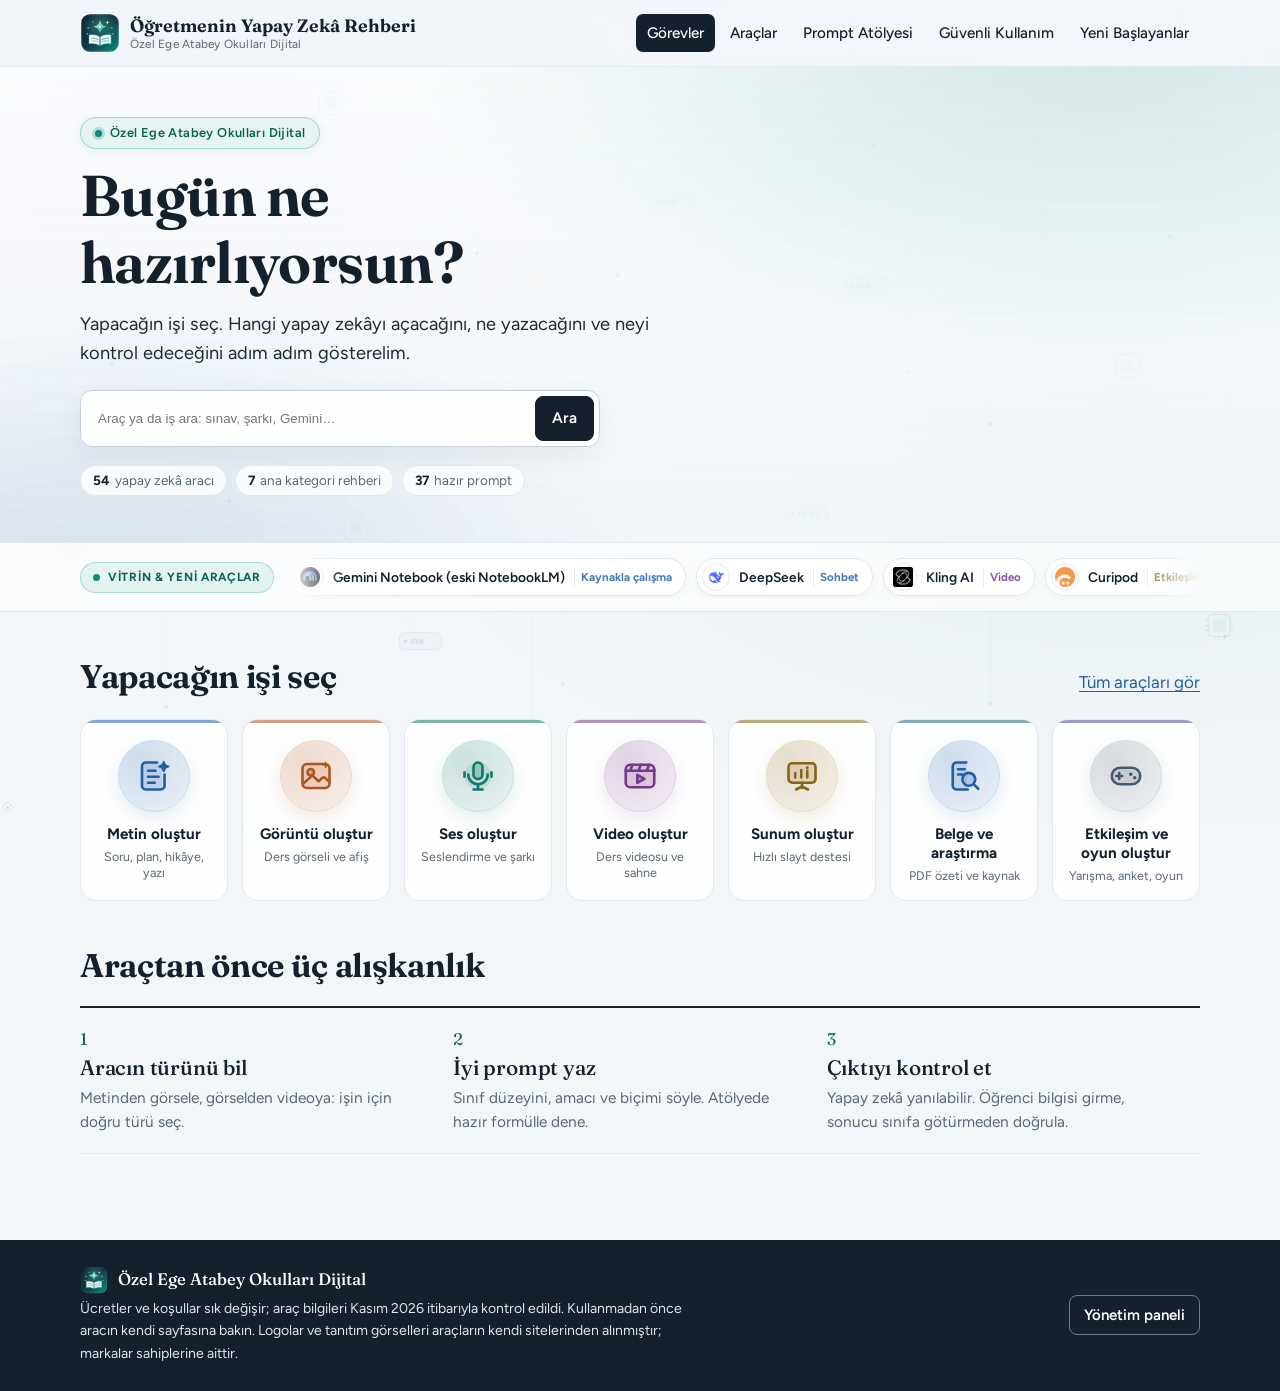
<file: index.html>
<!doctype html>
<html lang="tr">
<head>
  <meta charset="utf-8">
  <meta name="viewport" content="width=device-width, initial-scale=1">
  <title>Öğretmenin Yapay Zekâ Rehberi</title>
  <meta name="description" content="Öğretmenler için göreve göre yapay zekâ rehberi: doğru aracı seçin, hazır promptları kullanın, güvenli çalışın.">
  <meta name="theme-color" content="#0f8a7a">

  <!-- Sekme İkonları (Favicon, Yeni Sekme Paneli, Mobil Ana Ekran) -->
  <link rel="icon" type="image/svg+xml" href="assets/ikon.svg">
  <link rel="icon" type="image/png" sizes="32x32" href="assets/favicon-32.png">
  <link rel="icon" type="image/png" sizes="192x192" href="assets/favicon-192.png">
  <link rel="shortcut icon" href="favicon.ico">
  <link rel="apple-touch-icon" sizes="180x180" href="assets/apple-touch-icon.png">
  <link rel="manifest" href="site.webmanifest">

  <!-- WhatsApp, Telegram, Facebook, LinkedIn ve X (Twitter) Bağlantı Önizleme Banner'ı (1200x630) -->
  <meta property="og:type" content="website">
  <meta property="og:locale" content="tr_TR">
  <meta property="og:site_name" content="Özel Ege Atabey Okulları Dijital">
  <meta property="og:title" content="Öğretmenin Yapay Zekâ Rehberi">
  <meta property="og:description" content="Yapacağın işi seç; hangi yapay zekâyı açacağını, ne yazacağını ve hazır promptları adım adım gör.">
  <meta property="og:url" content="https://egitimdeyapayzeka-jet.vercel.app/">
  <meta property="og:image" content="https://egitimdeyapayzeka-jet.vercel.app/assets/og-banner.png">
  <meta property="og:image:secure_url" content="https://egitimdeyapayzeka-jet.vercel.app/assets/og-banner.png">
  <meta property="og:image:type" content="image/png">
  <meta property="og:image:width" content="1200">
  <meta property="og:image:height" content="630">
  <meta property="og:image:alt" content="Öğretmenin Yapay Zekâ Rehberi · Özel Ege Atabey Okulları Dijital">
  <meta name="twitter:card" content="summary_large_image">
  <meta name="twitter:title" content="Öğretmenin Yapay Zekâ Rehberi">
  <meta name="twitter:description" content="Yapacağın işi seç; hangi yapay zekâyı açacağını, ne yazacağını ve hazır promptları adım adım gör.">
  <meta name="twitter:image" content="https://egitimdeyapayzeka-jet.vercel.app/assets/og-banner.png">

  <link rel="preconnect" href="https://fonts.googleapis.com">
  <link rel="preconnect" href="https://fonts.gstatic.com" crossorigin>
  <link href="https://fonts.googleapis.com/css2?family=Figtree:wght@400;500;600;700&family=Fraunces:opsz,wght@9..144,500;9..144,650&display=swap" rel="stylesheet">
  <link rel="stylesheet" href="css/site.css?v=20261112b">
  <!-- Renkler ve yazı tipi: veri/tema.js (yönetim panelindeki Tema bölümünden değişir) -->
  <script src="veri/site.js?v=20261112b"></script>
  <script src="veri/tema.js?v=20261112b"></script>
  <script src="js/tema.js?v=20261112b"></script>
  <script src="js/ikonlar.js?v=20261112b"></script>
</head>
<body>
  <a class="atla" href="#ana">İçeriğe geç</a>

  <header class="ust">
    <div class="kap ust-ic">
      <a class="marka" href="#/" data-duzen="ust-marka" data-duzen-ad="Logo ve Kurum / Site Adı">
        <img id="marka-logo" class="marka-logo" src="assets/ikon.svg" alt="">
        <span class="marka-yazi">
          <strong id="marka-ad"></strong>
          <small id="marka-okul"></small>
        </span>
      </a>
      <button class="menu-dugme" type="button" aria-expanded="false" aria-controls="ana-menu">Menü</button>
      <nav id="ana-menu" class="menu" aria-label="Ana menü" data-duzen="ust-menu" data-duzen-ad="Üst Menü Bağlantıları">
        <a href="#/" data-nav="gorev">Görevler</a>
        <a href="#/araclar" data-nav="araclar">Araçlar</a>
        <a href="#/prompt" data-nav="prompt">Prompt Atölyesi</a>
        <a href="#/guvenli" data-nav="guvenli">Güvenli Kullanım</a>
        <a href="#/baslangic" data-nav="baslangic">Yeni Başlayanlar</a>
      </nav>
    </div>
  </header>

  <main id="ana" tabindex="-1"></main>

  <footer class="alt" data-duzen="alt-bilgi" data-duzen-ad="Alt Bilgi (Footer)">
    <div class="kap alt-ic">
      <div>
        <div class="alt-baslik-satir">
          <img id="alt-logo" class="alt-logo" src="assets/ikon.svg" alt="">
          <strong id="alt-okul"></strong>
        </div>
        <p id="alt-not"></p>
      </div>
      <a class="alt-ekle" href="yonetim.html">Yönetim paneli</a>
    </div>
  </footer>

  <div id="bildirim" class="bildirim" role="status" aria-live="polite"></div>

  <script src="veri/araclar.js?v=20261112b"></script>
  <script src="veri/gorseller.js?v=20261112b"></script>
  <script src="veri/gorevler.js?v=20261112b"></script>
  <script src="veri/rehber.js?v=20261112b"></script>
  <script src="js/app.js?v=20261112b"></script>
</body>
</html>
</file>
<file: css/site.css>
/* Öğretmenin Yapay Zekâ Rehberi: sakin, okunaklı bir okul teması.
   Renkleri değiştirmek için yalnızca aşağıdaki değişkenleri düzenlemen yeterli. */
:root {
  color-scheme: light;
  --kagit: #f3f6f9;
  --kart: #ffffff;
  --murekkep: #14202c;
  --soluk: #5a6775;
  --cizgi: #e1e8ef;
  --cizgi-koyu: #c5d0dc;
  --altin: #0f8a7a;
  --altin-koyu: #0a6256;
  --altin-acik: #e2f3f0;
  --kenar: #0f8a7a;
  --tahta: #152430;
  --tahta-yazi: #e9f0f5;
  --tahta-soluk: #9db1c0;
  --tebesir: #5fd3bd;

  --k-metin: #1f5fa8;
  --k-gorsel: #b0541f;
  --k-video: #76398a;
  --k-ses: #11796a;
  --k-egitim: #8a6414;
  --k-web20: #475a6b;

  --tehlike: #9c2f2b;
  --tehlike-acik: #fcecea;
  --basari: #11796a;

  --serif: "Fraunces", Georgia, "Times New Roman", serif;
  --sans: "Figtree", "Segoe UI", system-ui, -apple-system, sans-serif;
  --golge: 0 1px 2px rgba(20, 32, 44, .05), 0 8px 24px rgba(20, 32, 44, .07);
  --yaricap: 12px;
  --yazi-boyu: 17px;

  /* Koyu yüzeyler: düğme, alt bilgi, seçili menü. Koyu temada bunlar da değişir. */
  --koyu: #14202c;
  --koyu-yazi: #ffffff;
  --koyu-soluk: #dfe5ea;
  --pastel-yesil: #e4f2ea;
  --pastel-sari: #fdf3dc;
  --pastel-kirmizi: #f2e9e6;
}

* { box-sizing: border-box; }
[hidden] { display: none !important; }
html { scroll-behavior: smooth; -webkit-text-size-adjust: 100%; }
body {
  margin: 0;
  background:
    radial-gradient(1200px 600px at 15% 10%, color-mix(in srgb, var(--k-metin) 6%, transparent), transparent 70%),
    radial-gradient(1100px 620px at 88% 45%, color-mix(in srgb, var(--altin) 7%, transparent), transparent 70%),
    var(--kagit);
  background-attachment: fixed;
  color: var(--murekkep);
  font-family: var(--sans);
  font-size: var(--yazi-boyu, 17px);
  line-height: 1.6;
  min-height: 100vh;
  display: flex;
  flex-direction: column;
  position: relative;
}
.ai-evren {
  position: fixed;
  inset: 0;
  width: 100vw;
  height: 100vh;
  pointer-events: none;
  z-index: 0;
}
main, .alt { position: relative; z-index: 1; }
main { flex: 1; outline: none; }
h1, h2, h3 { font-family: var(--serif); font-weight: 650; line-height: 1.15; margin: 0; letter-spacing: -.01em; text-wrap: balance; }
h1 { font-size: clamp(2.1rem, 5.5vw, 3.6rem); }
h2 { font-size: clamp(1.5rem, 3vw, 2.05rem); }
h3 { font-size: 1.2rem; font-weight: 500; }
p { margin: 0 0 1em; }
a { color: var(--k-metin); text-underline-offset: 3px; }
ul, ol { margin: 0; padding-left: 1.25em; }
li { margin-bottom: .45em; }
li::marker { color: var(--soluk); }
:focus-visible { outline: 3px solid var(--k-metin); outline-offset: 2px; border-radius: 4px; }

.kap { width: min(1120px, 100% - 40px); margin-inline: auto; }
.dar { width: min(780px, 100%); }
.atla { position: absolute; left: -999px; top: 8px; background: var(--koyu); color: var(--koyu-yazi); padding: 8px 14px; border-radius: 6px; z-index: 20; }
.atla:focus { left: 12px; }

/* Üst menü */
.ust {
  background: color-mix(in srgb, var(--kagit) 80%, transparent);
  backdrop-filter: blur(14px);
  -webkit-backdrop-filter: blur(14px);
  border-bottom: 1px solid color-mix(in srgb, var(--cizgi) 85%, transparent);
  position: sticky; top: 0; z-index: 10;
}
.ust-ic { display: flex; align-items: center; gap: 24px; min-height: 66px; flex-wrap: wrap; }
.marka { display: flex; align-items: center; gap: 10px; text-decoration: none; color: inherit; margin-right: auto; padding: 8px 0; }
.marka-logo { width: 40px; height: 40px; object-fit: contain; border-radius: 9px; flex-shrink: 0; }
.alt-baslik-satir { display: flex; align-items: center; gap: 10px; margin-bottom: 4px; }
.alt-logo { width: 28px; height: 28px; object-fit: contain; border-radius: 7px; flex-shrink: 0; }
.marka-yazi { display: flex; flex-direction: column; line-height: 1.2; }
.marka-yazi strong { font-family: var(--serif); font-size: 1.12rem; font-weight: 650; }
.marka-yazi small { font-size: .74rem; color: var(--soluk); letter-spacing: .02em; }
.menu { display: flex; gap: 4px; }
.menu a { color: var(--murekkep); text-decoration: none; font-weight: 500; font-size: .95rem; padding: 7px 11px; border-radius: 7px; white-space: nowrap; transition: background-color .16s ease; }
.menu a:hover { background: var(--altin-acik); }
.menu a[aria-current="page"] { background: var(--koyu); color: var(--koyu-yazi); }
.menu-dugme { display: none; font: inherit; font-weight: 600; background: transparent; color: inherit; border: 1px solid var(--cizgi-koyu); border-radius: 7px; padding: 6px 12px; cursor: pointer; }

/* Kahraman alan ve 3B İnteraktif Slayt Vitrini */
.defter {
  position: relative;
  overflow: hidden;
  background:
    radial-gradient(960px 460px at 86% -8%, color-mix(in srgb, var(--altin) 18%, transparent), transparent 72%),
    radial-gradient(760px 420px at 8% 110%, color-mix(in srgb, var(--k-metin) 14%, transparent), transparent 72%),
    linear-gradient(180deg, color-mix(in srgb, var(--kart) 78%, transparent) 0%, color-mix(in srgb, var(--kagit) 65%, transparent) 100%);
  border-bottom: 1px solid var(--cizgi);
}
.defter-ic {
  padding: 50px 0 46px;
  position: relative;
  display: grid;
  grid-template-columns: minmax(0, 1.12fr) minmax(320px, .88fr);
  gap: 36px;
  align-items: center;
}
.defter-ic.tek-sutun {
  grid-template-columns: 1fr;
}
.cam-kapali .ust,
.cam-kapali .sekmeli-ic,
.cam-kapali .is-kart,
.cam-kapali .vitrin-slayt,
.cam-kapali .yeni-serit,
.cam-kapali .ara-form,
.cam-kapali .sayi-cip {
  backdrop-filter: none !important;
  -webkit-backdrop-filter: none !important;
}
.ust-etiket {
  display: inline-flex; align-items: center; gap: 8px;
  font-size: .8rem; font-weight: 600; color: var(--altin-koyu);
  letter-spacing: .03em; margin-bottom: 14px;
  background: color-mix(in srgb, var(--altin-acik) 85%, var(--kart));
  border: 1px solid color-mix(in srgb, var(--altin) 30%, transparent);
  border-radius: 99px; padding: 5px 14px;
  box-shadow: 0 2px 10px color-mix(in srgb, var(--altin) 10%, transparent);
}
.canli-nokta {
  width: 7px; height: 7px; border-radius: 50%; background: var(--altin);
  box-shadow: 0 0 0 3px color-mix(in srgb, var(--altin) 25%, transparent);
  animation: nabiz 2.4s ease-in-out infinite;
}
.defter h1 { max-width: 15ch; }
.defter .giris { font-size: 1.14rem; max-width: 52ch; margin: 14px 0 22px; color: color-mix(in srgb, var(--murekkep) 86%, var(--soluk)); }
.ara-form {
  display: flex; gap: 8px; max-width: 520px;
  background: color-mix(in srgb, var(--kart) 90%, transparent);
  backdrop-filter: blur(10px);
  padding: 5px;
  border-radius: 12px;
  border: 1.5px solid var(--cizgi-koyu);
  box-shadow: 0 10px 28px rgba(20, 32, 44, .06);
  transition: border-color .18s ease, box-shadow .18s ease;
}
.ara-form:focus-within {
  border-color: var(--altin);
  box-shadow: 0 12px 32px color-mix(in srgb, var(--altin) 15%, transparent);
}
.ara-form input {
  flex: 1; min-width: 0; border: 0 !important; background: transparent !important;
  padding: 8px 12px !important; outline: none !important;
}
.girdi {
  font: inherit; color: inherit; background: var(--kart);
  border: 1.5px solid var(--cizgi-koyu); border-radius: 8px; padding: 10px 14px; width: 100%;
}
.girdi:focus { border-color: var(--k-metin); outline: 2px solid color-mix(in srgb, var(--k-metin) 30%, transparent); }
.sayilar-kapsul { display: flex; flex-wrap: wrap; gap: 8px; margin-top: 18px; }
.sayi-cip {
  display: inline-flex; align-items: center; gap: 5px;
  font-size: .84rem; color: var(--soluk);
  background: color-mix(in srgb, var(--kart) 75%, transparent);
  border: 1px solid var(--cizgi);
  border-radius: 99px; padding: 4px 12px;
  backdrop-filter: blur(6px);
}
.sayi-cip b { color: var(--murekkep); font-weight: 700; }

/* Sağ taraftaki 3B Cam Vitrin Slaytı */
.vitrin-sahne {
  position: relative;
  display: flex; flex-direction: column; gap: 12px;
  user-select: none;
}
.vitrin-kartlar {
  position: relative;
  min-height: 292px;
  perspective: 1000px;
}
.vitrin-slayt {
  position: absolute; inset: 0;
  background: color-mix(in srgb, var(--kart) 88%, transparent);
  backdrop-filter: blur(16px);
  -webkit-backdrop-filter: blur(16px);
  border: 1px solid color-mix(in srgb, var(--altin) 26%, var(--cizgi));
  border-radius: 18px;
  padding: 20px 22px 18px;
  display: flex; flex-direction: column; gap: 11px;
  box-shadow:
    0 20px 45px rgba(20, 32, 44, .10),
    inset 0 1px 0 rgba(255, 255, 255, .45);
  opacity: 0;
  pointer-events: none;
  transform: translateY(14px) scale(.94);
  transition: transform .48s cubic-bezier(.2, .8, .2, 1), opacity .42s ease, border-color .3s ease;
  z-index: 1;
}
.vitrin-slayt.aktif {
  opacity: 1;
  pointer-events: auto;
  transform: translateY(0) scale(1);
  z-index: 3;
}
.vitrin-slayt.sonraki {
  opacity: .42;
  transform: translateY(12px) translateX(10px) scale(.95);
  z-index: 2;
  filter: blur(.5px);
}
.vitrin-slayt.onceki {
  opacity: 0;
  transform: translateY(-12px) scale(.95);
  z-index: 1;
}
.vitrin-ust {
  display: flex; align-items: center; gap: 8px;
  font-size: .72rem; font-weight: 700; letter-spacing: .05em;
}
.vitrin-cip {
  display: inline-flex; align-items: center; gap: 6px;
  color: var(--altin-koyu);
  background: var(--altin-acik);
  padding: 3px 9px; border-radius: 99px;
}
.vitrin-cip .nokta { width: 6px; height: 6px; border-radius: 50%; background: var(--altin); }
.vitrin-kat {
  color: var(--koyu-yazi); padding: 2px 8px; border-radius: 6px; font-size: .7rem;
}
.vitrin-no { margin-left: auto; color: var(--soluk); font-variant-numeric: tabular-nums; }
.vitrin-bas { display: flex; align-items: center; gap: 14px; }
.vitrin-bas .logo.buyuk { width: 54px; height: 54px; border-radius: 13px; padding: 7px; }
.vitrin-bas-yazi { min-width: 0; }
.vitrin-bas-yazi h3 { font-size: 1.32rem; margin: 0 0 5px; }
.vitrin-bas-yazi h3 a { color: var(--murekkep); text-decoration: none; }
.vitrin-bas-yazi h3 a:hover { color: var(--altin-koyu); }
.vitrin-ozet {
  margin: 0; font-size: .92rem; line-height: 1.45; color: var(--soluk);
  display: -webkit-box; -webkit-line-clamp: 2; -webkit-box-orient: vertical; overflow: hidden;
}
.vitrin-kutu {
  background: color-mix(in srgb, var(--altin-acik) 55%, var(--kart));
  border: 1px solid color-mix(in srgb, var(--altin) 22%, var(--cizgi));
  border-radius: 11px; padding: 9px 12px; margin-top: auto;
}
.vitrin-kutu-etiket {
  display: block; font-size: .72rem; font-weight: 700; color: var(--altin-koyu);
  text-transform: uppercase; letter-spacing: .04em; margin-bottom: 2px;
}
.vitrin-kutu p {
  margin: 0; font-size: .85rem; line-height: 1.38; color: var(--murekkep);
  display: -webkit-box; -webkit-line-clamp: 2; -webkit-box-orient: vertical; overflow: hidden;
}
.vitrin-alt {
  display: flex; align-items: center; justify-content: space-between; gap: 10px;
  padding-top: 4px;
}
.vitrin-bag {
  font-size: .88rem; font-weight: 700; color: var(--altin-koyu); text-decoration: none;
  display: inline-flex; align-items: center; gap: 5px;
}
.vitrin-bag:hover { text-decoration: underline; }
.vitrin-dis {
  font-size: .8rem; font-weight: 600; color: var(--soluk); text-decoration: none;
  padding: 3px 9px; border-radius: 6px; border: 1px solid var(--cizgi);
}
.vitrin-dis:hover { color: var(--murekkep); border-color: var(--cizgi-koyu); }
.vitrin-cubuk {
  display: flex; align-items: center; justify-content: center; gap: 10px;
  padding-top: 2px;
}
.vitrin-ok {
  width: 28px; height: 28px; border-radius: 50%;
  border: 1px solid var(--cizgi-koyu);
  background: color-mix(in srgb, var(--kart) 85%, transparent);
  color: var(--murekkep); font-size: 1.1rem; line-height: 1;
  display: grid; place-items: center; cursor: pointer;
  transition: background-color .16s ease, transform .16s ease;
}
.vitrin-ok:hover { background: var(--altin-acik); border-color: var(--altin); transform: scale(1.06); }
.vitrin-noktalar { display: flex; align-items: center; gap: 6px; }
.vitrin-nokta {
  width: 18px; height: 6px; border-radius: 99px; border: 0; padding: 0;
  background: var(--cizgi-koyu); cursor: pointer; overflow: hidden; position: relative;
  transition: width .28s ease, background-color .28s ease;
}
.vitrin-nokta.aktif { width: 38px; background: color-mix(in srgb, var(--altin) 25%, var(--cizgi)); }
.vitrin-dolum {
  position: absolute; inset: 0; width: 0%;
  background: var(--altin); border-radius: 99px;
}
.vitrin-nokta.aktif .vitrin-dolum {
  animation: slaytDolum 4.8s linear forwards;
}
.vitrin-sahne.duraklat .vitrin-nokta.aktif .vitrin-dolum {
  animation-play-state: paused;
}
@keyframes slaytDolum {
  from { width: 0%; }
  to { width: 100%; }
}

.bolum { padding: 46px 0; }
.bolum-bas { display: flex; flex-wrap: wrap; align-items: baseline; justify-content: space-between; gap: 6px 20px; margin-bottom: 22px; }
.bolum-bas p { margin: 0; color: var(--soluk); }
.bolum + .bolum { padding-top: 0; }

/* Düğmeler */
.dugme {
  display: inline-flex; align-items: center; justify-content: center; gap: 6px;
  font: inherit; font-weight: 600; font-size: .96rem; text-decoration: none; cursor: pointer;
  background: var(--koyu); color: var(--koyu-yazi); border: 1.5px solid var(--koyu); border-radius: 8px; padding: 9px 16px;
}
.dugme:hover { background: color-mix(in srgb, var(--koyu) 86%, var(--kart)); border-color: color-mix(in srgb, var(--koyu) 86%, var(--kart)); }
.dugme.ikincil { background: transparent; color: var(--murekkep); border-color: var(--cizgi-koyu); }
.dugme.ikincil:hover { background: var(--altin-acik); border-color: var(--altin-koyu); }

/* Ayraç sekmeli kart */
.gorev-izgara { display: grid; grid-template-columns: repeat(auto-fill, minmax(290px, 1fr)); gap: 30px 20px; }
.sekmeli { position: relative; display: block; text-decoration: none; color: inherit; margin-top: 18px; height: calc(100% - 18px); }
.sekme {
  position: absolute; left: 14px; top: -22px; height: 23px; padding: 2px 11px 0;
  border-radius: 7px 7px 0 0; color: var(--koyu-yazi); font-size: .75rem; font-weight: 600; letter-spacing: .02em; white-space: nowrap;
}
.sekmeli-ic {
  background: color-mix(in srgb, var(--kart) 86%, transparent);
  backdrop-filter: blur(8px);
  -webkit-backdrop-filter: blur(8px);
  border: 1px solid var(--cizgi); border-radius: var(--yaricap);
  padding: 16px 18px 15px; height: 100%; display: flex; flex-direction: column; transition: transform .14s ease, box-shadow .14s ease, border-color .14s ease;
}
a.sekmeli:hover .sekmeli-ic { transform: translateY(-2px); box-shadow: var(--golge); border-color: var(--cizgi-koyu); }
.sekmeli h3 { font-size: 1.24rem; margin-bottom: 5px; }
.sekmeli p { margin: 0 0 10px; color: var(--soluk); font-size: .94rem; line-height: 1.45; }
.sekmeli .kart-alt { margin-top: auto; font-size: .83rem; color: var(--soluk); display: flex; flex-wrap: wrap; gap: 4px 12px; }
.sekmeli .kart-alt b { color: var(--murekkep); font-weight: 600; }

.r-metin { background: var(--k-metin); } .y-metin { color: var(--k-metin); }
.r-gorsel { background: var(--k-gorsel); } .y-gorsel { color: var(--k-gorsel); }
.r-video { background: var(--k-video); } .y-video { color: var(--k-video); }
.r-ses { background: var(--k-ses); } .y-ses { color: var(--k-ses); }
.r-egitim { background: var(--k-egitim); } .y-egitim { color: var(--k-egitim); }
.r-web20 { background: var(--k-web20); } .y-web20 { color: var(--k-web20); }

/* Üç adım */
.uc-adim { display: grid; grid-template-columns: repeat(auto-fit, minmax(250px, 1fr)); gap: 0; border-top: 2px solid var(--murekkep); }
.uc-adim > a { display: block; text-decoration: none; color: inherit; padding: 18px 22px 18px 0; border-bottom: 1px solid var(--cizgi); }
.uc-adim > a:hover h3 { text-decoration: underline; text-underline-offset: 4px; }
.uc-adim .no { font-family: var(--serif); font-size: 1.05rem; color: var(--altin-koyu); }
.uc-adim h3 { margin: 2px 0 6px; font-size: 1.3rem; }
.uc-adim p { margin: 0; color: var(--soluk); font-size: .96rem; }

/* Rozet */
.rozetler { display: flex; flex-wrap: wrap; gap: 6px; }
.rozet { display: inline-block; font-size: .78rem; font-weight: 600; padding: 2px 9px; border-radius: 99px; border: 1px solid var(--cizgi-koyu); background: var(--kart); color: var(--murekkep); white-space: nowrap; }
.rozet.ucretsiz, .rozet.ogretmen { background: var(--pastel-yesil); border-color: color-mix(in srgb, var(--pastel-yesil) 70%, var(--murekkep)); color: color-mix(in srgb, var(--basari) 80%, var(--murekkep)); }
.rozet.kismen { background: var(--pastel-sari); border-color: color-mix(in srgb, var(--pastel-sari) 70%, var(--murekkep)); color: color-mix(in srgb, var(--k-egitim) 85%, var(--murekkep)); }
.rozet.ucretli { background: var(--pastel-kirmizi); border-color: color-mix(in srgb, var(--pastel-kirmizi) 70%, var(--murekkep)); color: color-mix(in srgb, var(--k-gorsel) 80%, var(--murekkep)); }
.rozet.yeni { background: var(--koyu); border-color: var(--koyu); color: var(--koyu-yazi); }

/* Araçlar */
.sayfa-bas { padding: 40px 0 8px; }
.sayfa-bas .giris { font-size: 1.1rem; max-width: 62ch; margin: 12px 0 0; }
.kirinti { font-size: .9rem; color: var(--soluk); margin-bottom: 12px; }
.kirinti a { color: var(--soluk); }
.filtre { display: grid; gap: 12px; margin: 22px 0 8px; }
.filtre .girdi { max-width: 460px; }
.cipler { display: flex; flex-wrap: wrap; gap: 6px; }
.cip { font: inherit; font-size: .9rem; font-weight: 500; background: transparent; color: var(--murekkep); border: 1.5px solid var(--cizgi-koyu); border-radius: 99px; padding: 4px 13px; cursor: pointer; }
.cip:hover { border-color: var(--murekkep); }
.cip[aria-pressed="true"] { background: var(--koyu); border-color: var(--koyu); color: var(--koyu-yazi); }
.sonuc-say { color: var(--soluk); font-size: .92rem; margin: 10px 0 0; }
.grup { margin-top: 30px; }
.grup-bas { display: flex; align-items: baseline; gap: 10px; flex-wrap: wrap; margin-bottom: 6px; }
.grup-bas h2 { font-size: 1.45rem; }
.grup-bas span { color: var(--soluk); font-size: .94rem; }
.arac-izgara { display: grid; grid-template-columns: repeat(auto-fill, minmax(290px, 1fr)); gap: 30px 18px; margin-top: 8px; }
.arac-izgara .sekmeli h3 { font-size: 1.16rem; }
.bos { padding: 34px 0; color: var(--soluk); }
.kapanan { margin-top: 44px; border: 1px solid var(--cizgi-koyu); border-radius: var(--yaricap); background: var(--kart); padding: 4px 18px; }
.kapanan summary { cursor: pointer; font-weight: 600; padding: 10px 0; }
.kapanan ul { list-style: none; padding: 0 0 12px; }
.kapanan li { padding: 8px 0; border-top: 1px solid var(--cizgi); margin: 0; font-size: .96rem; }

/* Araç ayrıntısı */
.iki-sutun { display: grid; grid-template-columns: minmax(0, 1fr) 300px; gap: 40px; align-items: start; padding: 26px 0 50px; }
.icerik > section + section { margin-top: 34px; }
.icerik h2 { font-size: 1.4rem; margin-bottom: 12px; }
.kunye { background: var(--kart); border: 1px solid var(--cizgi); border-radius: var(--yaricap); padding: 18px; position: sticky; top: 84px; }
.kunye dl { margin: 0 0 16px; }
.kunye dt { font-size: .78rem; color: var(--soluk); font-weight: 600; }
.kunye dd { margin: 0 0 11px; font-size: .95rem; line-height: 1.4; }
.kunye .dugme { width: 100%; }
.dikkat { background: var(--tehlike-acik); border-radius: var(--yaricap); padding: 13px 16px; color: color-mix(in srgb, var(--tehlike) 75%, var(--murekkep)); border-left: 4px solid var(--tehlike); }
.dikkat strong { display: block; margin-bottom: 2px; color: var(--tehlike); }
.not { background: var(--altin-acik); border-radius: var(--yaricap); padding: 13px 16px; color: var(--altin-koyu); }
.not strong { display: block; margin-bottom: 2px; }

/* Kara tahta: hazır prompt */
.tahta { background: var(--tahta); color: var(--tahta-yazi); border-radius: var(--yaricap); overflow: hidden; border: 1px solid color-mix(in srgb, var(--tahta) 80%, var(--tahta-yazi)); box-shadow: var(--golge); }
.tahta-bas { display: flex; align-items: center; justify-content: space-between; gap: 12px; padding: 9px 12px 9px 16px; border-bottom: 1px solid rgba(255, 255, 255, .12); }
.tahta-bas span { font-size: .84rem; color: var(--tahta-soluk); font-weight: 500; }
.tahta pre { margin: 0; padding: 14px 16px 16px; font-family: var(--sans); font-size: 1rem; line-height: 1.6; white-space: pre-wrap; overflow-wrap: anywhere; }
.tahta mark { background: rgba(95, 211, 189, .15); color: var(--tebesir); border-radius: 4px; padding: 0 3px; }
.kopyala { font: inherit; font-size: .86rem; font-weight: 600; background: var(--tebesir); color: color-mix(in srgb, var(--tebesir) 22%, #000); border: 0; border-radius: 7px; padding: 5px 12px; cursor: pointer; flex-shrink: 0; }
.kopyala:hover { background: color-mix(in srgb, var(--tebesir) 80%, #fff); }
.kopyala:focus-visible { outline-color: #fff; }
.alt-not { font-size: .9rem; color: var(--soluk); margin: 8px 0 0; }

/* Görev sayfası */
.tercih { list-style: none; padding: 0; display: grid; gap: 10px; }
.tercih li { margin: 0; }
.tercih a.satir { display: grid; grid-template-columns: 76px auto 1fr auto; gap: 4px 14px; align-items: center; background: var(--kart); border: 1px solid var(--cizgi); border-radius: var(--yaricap); padding: 12px 16px; text-decoration: none; color: inherit; }
.tercih a.satir:hover { border-color: var(--cizgi-koyu); box-shadow: var(--golge); }
.tercih .sira { font-size: .78rem; font-weight: 600; color: var(--soluk); }
.tercih li:first-child .sira { color: var(--altin-koyu); }
.tercih strong { font-family: var(--serif); font-weight: 500; font-size: 1.1rem; }
.tercih small { display: block; color: var(--soluk); font-size: .92rem; line-height: 1.4; }
.adimlar { counter-reset: a; list-style: none; padding: 0; }
.adimlar li { counter-increment: a; position: relative; padding-left: 40px; margin-bottom: 12px; }
.adimlar li::before { content: counter(a); position: absolute; left: 0; top: 1px; width: 27px; height: 27px; border-radius: 50%; background: var(--koyu); color: var(--koyu-yazi); font-size: .85rem; font-weight: 600; display: grid; place-items: center; }
.kontrol { list-style: none; padding: 0; }
.kontrol li { margin: 0; border-top: 1px solid var(--cizgi); }
.kontrol li:last-child { border-bottom: 1px solid var(--cizgi); }
.kontrol label { display: flex; gap: 10px; align-items: flex-start; padding: 9px 2px; cursor: pointer; }
.kontrol input { width: 18px; height: 18px; margin-top: 4px; accent-color: var(--basari); flex-shrink: 0; }
.kontrol input:checked + span { color: var(--soluk); text-decoration: line-through; }

/* Prompt atölyesi */
.kiyas { display: grid; grid-template-columns: repeat(auto-fit, minmax(300px, 1fr)); gap: 18px; }
.kiyas > div { background: var(--kart); border: 1px solid var(--cizgi); border-radius: var(--yaricap); padding: 16px 18px; }
.kiyas h3 { font-family: var(--sans); font-weight: 700; font-size: .92rem; margin-bottom: 7px; }
.kiyas .zayif h3 { color: var(--tehlike); }
.kiyas .guclu h3 { color: var(--basari); }
.kiyas p { margin: 0; }
.kiyas .acik { color: var(--soluk); font-size: .92rem; margin-top: 9px; }
.parca { border-radius: 3px; padding: 1px 3px; -webkit-box-decoration-break: clone; box-decoration-break: clone; }
.p-rol { background: color-mix(in srgb, var(--k-metin) 18%, var(--kart)); }
.p-gorev { background: color-mix(in srgb, var(--k-gorsel) 18%, var(--kart)); }
.p-hedef { background: color-mix(in srgb, var(--k-ses) 18%, var(--kart)); }
.p-bicim { background: color-mix(in srgb, var(--k-video) 18%, var(--kart)); }
.p-sinir { background: color-mix(in srgb, var(--k-egitim) 20%, var(--kart)); }
.gosterge { display: flex; flex-wrap: wrap; gap: 6px 14px; font-size: .86rem; margin: 12px 0 0; padding: 0; list-style: none; }
.gosterge li { margin: 0; }
.formul { display: grid; grid-template-columns: repeat(auto-fit, minmax(190px, 1fr)); gap: 12px; }
.formul > div { padding: 13px 15px; border-radius: var(--yaricap); }
.formul strong { display: block; font-family: var(--serif); font-size: 1.06rem; font-weight: 500; }
.formul span { font-size: .91rem; color: color-mix(in srgb, var(--soluk) 75%, var(--murekkep)); line-height: 1.4; display: block; margin-top: 3px; }
.atolye { display: grid; grid-template-columns: minmax(0, 1fr) minmax(0, 1.15fr); gap: 26px; align-items: start; }
.alan { display: block; margin-bottom: 12px; }
.alan > span { display: block; font-weight: 600; font-size: .92rem; margin-bottom: 4px; }
.alan small { display: block; color: var(--soluk); font-size: .84rem; margin-top: 3px; line-height: 1.35; }
.atolye-sonuc { position: sticky; top: 84px; }
.tahta .parca { background: transparent; padding: 0; }
.tahta .p-rol { color: #bcd2f5; } .tahta .p-gorev { color: #f6c6ae; } .tahta .p-hedef { color: #b7e6cd; } .tahta .p-bicim { color: #e3c5ea; } .tahta .p-sinir { color: #f7e59b; }
.kutuphane { display: grid; gap: 22px; }
.kutuphane-oge h3 { margin-bottom: 8px; }
.kutuphane-oge h3 a { color: inherit; text-decoration-color: var(--cizgi-koyu); }

/* Rehber sayfaları */
.ilkeler { display: grid; grid-template-columns: repeat(auto-fit, minmax(290px, 1fr)); gap: 0 30px; border-top: 2px solid var(--murekkep); }
.ilkeler > div { padding: 14px 0; border-bottom: 1px solid var(--cizgi); }
.ilkeler h3 { margin-bottom: 4px; }
.ilkeler p { margin: 0; color: color-mix(in srgb, var(--soluk) 75%, var(--murekkep)); font-size: .98rem; }
.yap-yapma { display: grid; grid-template-columns: repeat(auto-fit, minmax(300px, 1fr)); gap: 18px; }
.yap-yapma > div { background: var(--kart); border: 1px solid var(--cizgi); border-radius: var(--yaricap); padding: 16px 18px 12px; }
.yap-yapma h3 { font-family: var(--sans); font-weight: 700; font-size: 1rem; margin-bottom: 9px; }
.yap-yapma .yapma h3 { color: var(--tehlike); }
.yap-yapma .yap h3 { color: var(--basari); }
.tablo-sar { overflow-x: auto; border: 1px solid var(--cizgi); border-radius: var(--yaricap); background: var(--kart); }
table { border-collapse: collapse; width: 100%; font-size: .94rem; }
th { text-align: left; font-size: .8rem; color: var(--soluk); font-weight: 600; background: color-mix(in srgb, var(--kagit) 70%, var(--cizgi)); }
th, td { padding: 8px 14px; border-bottom: 1px solid var(--cizgi); vertical-align: top; }
tr:last-child td { border-bottom: 0; }
.kaynak { list-style: none; padding: 0; }
.kaynak li { padding: 10px 0; border-top: 1px solid var(--cizgi); margin: 0; }
.kaynak small { display: block; color: var(--soluk); }
.turler { display: grid; grid-template-columns: repeat(auto-fill, minmax(320px, 1fr)); gap: 14px; }
.tur { background: var(--kart); border: 1px solid var(--cizgi); border-radius: var(--yaricap); padding: 15px 18px; }
.tur h3 { font-family: var(--serif); font-size: 1.16rem; }
.tur .en { font-size: .8rem; color: var(--soluk); margin-bottom: 7px; }
.tur p { margin: 0 0 8px; font-size: .96rem; }
.tur .araclar-kisa { font-size: .88rem; color: var(--soluk); margin: 0; }
.terimler { margin: 0; display: grid; grid-template-columns: 160px 1fr; }
.terimler dt, .terimler dd { padding: 9px 0; border-top: 1px solid var(--cizgi); margin: 0; }
.terimler dt { font-weight: 600; padding-right: 12px; }

/* Alt bilgi */
.alt { margin-top: 40px; background: var(--koyu); color: var(--koyu-soluk); }
.alt-ic { display: flex; justify-content: space-between; align-items: center; flex-wrap: wrap; gap: 14px 30px; padding: 26px 0; }
.alt strong { font-family: var(--serif); font-weight: 500; font-size: 1.04rem; color: var(--koyu-yazi); }
.alt p { margin: 2px 0 0; font-size: .88rem; max-width: 70ch; }
.alt-ekle { color: var(--koyu-yazi); font-weight: 600; font-size: .94rem; border: 1px solid rgba(255, 255, 255, .4); border-radius: 8px; padding: 7px 14px; text-decoration: none; white-space: nowrap; }
.alt-ekle:hover { background: rgba(255, 255, 255, .1); }

.bildirim { position: fixed; left: 50%; bottom: 22px; transform: translate(-50%, 20px); background: var(--koyu); color: var(--koyu-yazi); padding: 8px 18px; border-radius: 99px; font-size: .93rem; font-weight: 500; opacity: 0; pointer-events: none; transition: opacity .18s, transform .18s; z-index: 30; }
.bildirim.acik { opacity: 1; transform: translate(-50%, 0); }

/* Yönetim sayfası */
.yon-izgara { display: grid; grid-template-columns: minmax(0, 1.1fr) minmax(0, .9fr); gap: 34px; align-items: start; padding: 24px 0 50px; }
.yon-kart { background: var(--kart); border: 1px solid var(--cizgi); border-radius: var(--yaricap); padding: 20px; }
.yon-kart + .yon-kart { margin-top: 18px; }
.yon-kart h2 { font-size: 1.28rem; margin-bottom: 12px; }
.alan-cift { display: grid; grid-template-columns: 1fr 1fr; gap: 0 14px; }
.onay-grup { display: flex; flex-wrap: wrap; gap: 6px 14px; }
.onay-grup label { display: flex; gap: 6px; align-items: center; font-size: .95rem; cursor: pointer; }
fieldset { border: 0; padding: 0; margin: 0 0 12px; }
legend { font-weight: 600; font-size: .92rem; padding: 0; margin-bottom: 5px; }
details.ayrinti { border-top: 1px solid var(--cizgi); margin-top: 8px; padding-top: 10px; }
details.ayrinti summary { font-weight: 600; cursor: pointer; margin-bottom: 10px; }
.hata { color: var(--tehlike); font-size: .9rem; font-weight: 500; margin: 8px 0 0; }
.dugmeler { display: flex; flex-wrap: wrap; gap: 8px; margin-top: 14px; }
.yon-liste { list-style: none; padding: 0; margin: 0; max-height: 440px; overflow-y: auto; }
.yon-liste li { display: flex; align-items: center; justify-content: space-between; gap: 10px; padding: 7px 0; border-top: 1px solid var(--cizgi); margin: 0; font-size: .95rem; }
.yon-liste small { color: var(--soluk); display: block; font-size: .8rem; }
.mini { font: inherit; font-size: .82rem; font-weight: 600; background: transparent; border: 1px solid var(--cizgi-koyu); color: inherit; border-radius: 6px; padding: 2px 9px; cursor: pointer; }
.mini:hover { background: var(--altin-acik); }
.mini.sil:hover { background: var(--tehlike-acik); border-color: var(--tehlike); color: var(--tehlike); }
.mini-grup { display: flex; gap: 5px; flex-shrink: 0; }
.taslak-uyari { background: var(--pastel-sari); border-radius: 8px; padding: 10px 14px; margin-bottom: 14px; color: color-mix(in srgb, var(--k-egitim) 85%, var(--murekkep)); font-size: .94rem; }
.taslak-uyari[hidden] { display: none; }

@media (max-width: 920px) {
  .iki-sutun, .atolye, .yon-izgara { grid-template-columns: 1fr; gap: 24px; }
  .kunye, .atolye-sonuc { position: static; }
  .kunye { order: -1; }
}
@media (max-width: 860px) {
  .menu-dugme { display: block; }
  .menu { display: none; flex-direction: column; width: 100%; padding-bottom: 10px; }
  .menu.acik { display: flex; }
  .menu a { padding: 10px 11px; }
}
@media (max-width: 560px) {
  body { font-size: 16px; }
  .kap { width: calc(100% - 32px); }
  .defter-ic { padding: 40px 0 36px; }
  .defter-ic { padding: 34px 0 30px 14px; }
  .gorev-izgara, .arac-izgara { grid-template-columns: 1fr; }
  .tercih a.satir { grid-template-columns: auto 1fr; }
  .tercih .sira, .tercih .rozet { grid-column: 1 / -1; }
  .tercih .rozet { justify-self: start; }
  .terimler { grid-template-columns: 1fr; }
  .terimler dd { border-top: 0; padding-top: 0; }
  .alan-cift { grid-template-columns: 1fr; }
  .ara-form .dugme { padding-inline: 12px; }
}
@media (prefers-reduced-motion: reduce) {
  html { scroll-behavior: auto; }
  * { transition: none !important; animation: none !important; }
}

/* ---------- Araç logoları ve tanıtım görselleri ---------- */
.logo {
  flex-shrink: 0; width: 44px; height: 44px; border-radius: 10px;
  /* Logolar beyaz zemin için tasarlandığından koyu temada da beyaz kalır. */
  background: #fff; border: 1px solid var(--cizgi);
  display: grid; place-items: center; overflow: hidden; padding: 5px;
}
.logo img { width: 100%; height: 100%; object-fit: contain; display: block; }
.logo-harf { color: var(--koyu-yazi); font-family: var(--serif); font-size: 1.25rem; font-weight: 650; padding: 0; border: 0; }

.kart-bas { display: flex; align-items: center; gap: 12px; margin-bottom: 8px; }
.kart-bas h3 { margin: 0; font-size: 1.18rem; }

.logo.mini { width: 26px; height: 26px; border-radius: 7px; padding: 3px; }
.logo.mini.logo-harf { font-size: .8rem; padding: 0; }
.logo-dizi { display: inline-flex; gap: 5px; vertical-align: middle; margin-right: 8px; }

.logo.buyuk { width: 68px; height: 68px; border-radius: 14px; padding: 9px; box-shadow: var(--golge); }
.logo.buyuk.logo-harf { font-size: 2rem; padding: 0; }
.baslik-satir { display: flex; align-items: center; gap: 18px; flex-wrap: wrap; }

.onizleme {
  margin: 0 0 26px; border: 1px solid var(--cizgi); border-radius: var(--yaricap);
  overflow: hidden; background: var(--kart); box-shadow: var(--golge);
}
.onizleme img { display: block; width: 100%; height: auto; max-height: 340px; object-fit: cover; object-position: top center; }
.onizleme figcaption { font-size: .82rem; color: var(--soluk); padding: 8px 14px; border-top: 1px solid var(--cizgi); }

.tercih .logo { margin-right: 2px; }
ul.logolu { list-style: none; padding: 0; display: grid; gap: 8px; }
ul.logolu li { display: flex; align-items: center; gap: 10px; margin: 0; }
.yon-liste .logo + span { margin-right: auto; }

/* ---------- "Yapacağın işi seç" kategori kartları ---------- */
/* Sade ve modern kategori kartları: üstte zengin duotone ikon madalyonu,
   altında kategori başlığı ve kısa açıklama. Madalyon biçimi (yuvarlak / altıgen /
   yumuşak kare) yönetim panelinden seçilebilir. */
.is-izgara {
  display: grid;
  grid-template-columns: repeat(auto-fit, minmax(140px, 1fr));
  gap: 14px;
}
.is-kart {
  position: relative;
  display: flex; flex-direction: column; align-items: center; gap: 13px;
  text-align: center; text-decoration: none; color: inherit;
  background: color-mix(in srgb, var(--kart) 85%, transparent);
  backdrop-filter: blur(8px);
  -webkit-backdrop-filter: blur(8px);
  border: 1px solid var(--cizgi);
  border-radius: calc(var(--yaricap) + 4px);
  padding: 20px 12px 16px;
  overflow: hidden;
  transition: transform .2s ease, box-shadow .2s ease, border-color .2s ease;
}
.is-kart::before {
  content: ''; position: absolute; inset: 0 0 auto 0; height: 3px;
  background: currentColor; opacity: .55;
  transition: opacity .2s ease, height .2s ease;
}
.is-madalyon {
  width: 72px; height: 72px; display: grid; place-items: center; flex-shrink: 0;
  background:
    radial-gradient(circle at 30% 25%, color-mix(in srgb, currentColor 22%, var(--kart)), color-mix(in srgb, currentColor 9%, var(--kart)));
  border: 1.5px solid color-mix(in srgb, currentColor 24%, var(--kart));
  box-shadow: 0 6px 16px color-mix(in srgb, currentColor 12%, transparent);
  transition: transform .22s cubic-bezier(.2, .8, .2, 1), box-shadow .22s ease, background .22s ease;
}
.is-madalyon .ikon {
  width: 36px; height: 36px;
  transition: transform .22s cubic-bezier(.2, .8, .2, 1);
}
.is-yazi { display: flex; flex-direction: column; align-items: center; gap: 3px; }
.is-kart b {
  font-size: .95rem; font-weight: 700; line-height: 1.25;
  color: var(--murekkep); display: block;
}
.is-kart small {
  font-size: .78rem; color: var(--soluk); line-height: 1.3;
  display: block; margin-top: 2px;
}
.is-kart:hover,
.is-kart:focus-visible {
  transform: translateY(-4px);
  box-shadow: var(--golge);
  border-color: color-mix(in srgb, currentColor 42%, var(--cizgi));
  outline: none;
}
.is-kart:hover::before,
.is-kart:focus-visible::before { opacity: 1; height: 4px; }
.is-kart:hover .is-madalyon,
.is-kart:focus-visible .is-madalyon {
  transform: scale(1.06);
  background:
    radial-gradient(circle at 30% 25%, color-mix(in srgb, currentColor 30%, var(--kart)), color-mix(in srgb, currentColor 14%, var(--kart)));
  box-shadow: 0 8px 20px color-mix(in srgb, currentColor 20%, transparent);
}
.is-kart:hover .is-madalyon .ikon,
.is-kart:focus-visible .is-madalyon .ikon { transform: scale(1.08); }

/* Yedi kategorinin her biri kendi ayırt edici rengini alır */
.m-metin { color: var(--k-metin); }
.m-gorsel { color: var(--k-gorsel); }
.m-ses { color: var(--k-ses); }
.m-video { color: var(--k-video); }
.m-sunum { color: var(--k-egitim); }
.m-arastirma { color: color-mix(in srgb, var(--k-metin) 52%, var(--k-ses)); }
.m-oyun { color: color-mix(in srgb, var(--k-video) 55%, var(--k-metin)); }

.sekil-yuvarlak .is-madalyon { border-radius: 50%; }
.sekil-yumusak .is-madalyon { border-radius: 26%; }
.sekil-altigen .is-madalyon {
  border: 0; border-radius: 0; box-shadow: none;
  background: color-mix(in srgb, currentColor 16%, var(--kart));
  clip-path: polygon(50% 0%, 93.3% 25%, 93.3% 75%, 50% 100%, 6.7% 75%, 6.7% 25%);
}
.sekil-altigen .is-kart:hover .is-madalyon { box-shadow: none; }

/* Görev detay sayfasındaki başlık ikonu, çoklu prompt yığını ve diğer işler çipleri */
.kucuk-madalyon { width: 56px; height: 56px; border-radius: 16px; }
.kucuk-madalyon .ikon { width: 30px; height: 30px; }
.prompt-yigin { display: grid; gap: 16px; }
.diger-gorevler { display: flex; flex-wrap: wrap; gap: 10px; }
.diger-cip {
  display: inline-flex; align-items: center; gap: 8px;
  background: var(--kart); border: 1px solid var(--cizgi); border-radius: 99px;
  padding: 7px 15px 7px 10px; text-decoration: none; color: var(--murekkep);
  font-weight: 600; font-size: .92rem;
  transition: transform .16s ease, border-color .16s ease, box-shadow .16s ease;
}
.diger-cip:hover { transform: translateY(-2px); border-color: var(--cizgi-koyu); box-shadow: var(--golge); }
.diger-cip .ikon { width: 20px; height: 20px; display: block; }

/* ---------- Sonsuz Kayan Vitrin Şeridi (Marquee) ---------- */
.yeni-serit {
  background: color-mix(in srgb, var(--kart) 68%, transparent);
  backdrop-filter: blur(10px);
  -webkit-backdrop-filter: blur(10px);
  border-bottom: 1px solid var(--cizgi);
  padding: 12px 0;
  overflow: hidden;
}
.yeni-ic { display: flex; align-items: center; gap: 16px; }
.yeni-etiket {
  display: inline-flex; align-items: center; gap: 8px; flex-shrink: 0;
  font-size: .74rem; font-weight: 700; letter-spacing: .06em; text-transform: uppercase;
  color: var(--altin-koyu);
  background: var(--altin-acik);
  border: 1px solid color-mix(in srgb, var(--altin) 25%, transparent);
  padding: 5px 12px; border-radius: 99px;
}
.yeni-etiket i {
  width: 7px; height: 7px; border-radius: 50%; background: var(--altin);
  animation: nabiz 2.4s ease-in-out infinite;
}
.yeni-pencere {
  flex: 1; min-width: 0; overflow: hidden;
  -webkit-mask-image: linear-gradient(90deg, transparent 0%, #000 6%, #000 94%, transparent 100%);
  mask-image: linear-gradient(90deg, transparent 0%, #000 6%, #000 94%, transparent 100%);
}
.yeni-liste {
  display: flex; align-items: center; gap: 10px;
  list-style: none; padding: 3px 0; margin: 0;
  width: max-content;
  animation: seritKay 36s linear infinite;
}
.yeni-pencere:hover .yeni-liste,
.yeni-pencere:focus-within .yeni-liste {
  animation-play-state: paused;
}
.yeni-liste li { margin: 0; flex-shrink: 0; }
.yeni-rozet {
  display: flex; align-items: center; gap: 9px; text-decoration: none; color: inherit;
  background: color-mix(in srgb, var(--kart) 92%, transparent);
  border: 1px solid var(--cizgi); border-radius: 99px;
  padding: 4px 13px 4px 5px; font-size: .86rem; font-weight: 600; white-space: nowrap;
  box-shadow: 0 2px 8px rgba(20, 32, 44, .04);
  transition: transform .18s ease, box-shadow .18s ease, border-color .18s ease;
}
.yeni-rozet:hover, .yeni-rozet:focus-visible {
  transform: translateY(-2px); box-shadow: var(--golge); border-color: var(--altin);
}
.yeni-rozet .logo {
  width: 28px; height: 28px; border-radius: 50%; padding: 3px;
}
.yeni-rozet-kat {
  font-size: .72rem; font-weight: 700; opacity: .82;
  padding-left: 6px; border-left: 1px solid var(--cizgi);
}

@keyframes seritKay {
  from { transform: translateX(0); }
  to { transform: translateX(-50%); }
}
@keyframes nabiz {
  0%, 100% { transform: scale(1); opacity: 1; }
  50% { transform: scale(1.7); opacity: .4; }
}

@media (max-width: 980px) {
  .defter-ic { grid-template-columns: 1fr; gap: 28px; padding: 38px 0 34px; }
  .is-izgara { grid-template-columns: repeat(auto-fill, minmax(148px, 1fr)); gap: 12px; }
}
@media (max-width: 560px) {
  .vitrin-kartlar { min-height: 310px; }
  .yeni-etiket { display: none; }
  .is-izgara { grid-template-columns: repeat(2, 1fr); gap: 10px; }
  .is-kart { padding: 16px 10px 14px; gap: 10px; }
  .is-madalyon { width: 62px; height: 62px; }
  .is-madalyon .ikon { width: 30px; height: 30px; }
  .is-kart b { font-size: .88rem; }
  .yeni-liste { gap: 8px; }
  .yeni-rozet { font-size: .82rem; padding-right: 11px; }
}
</file>
